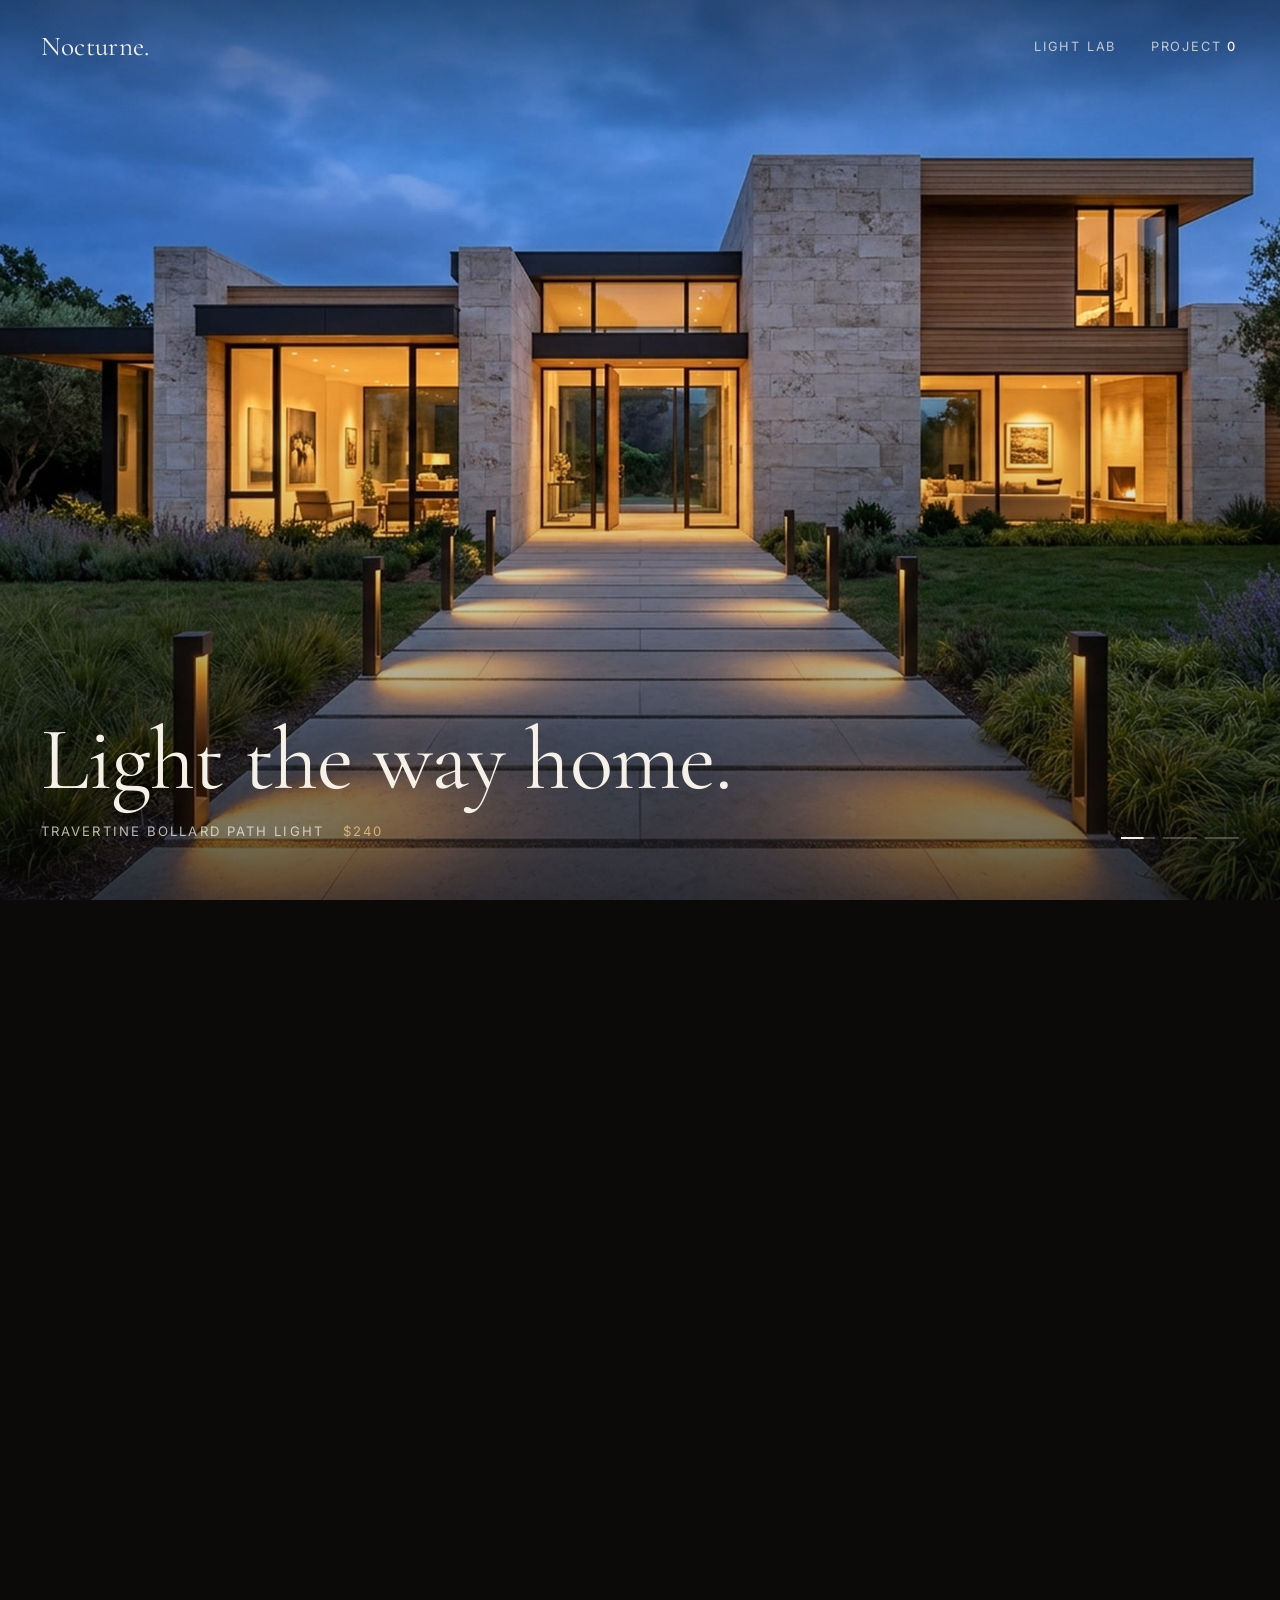
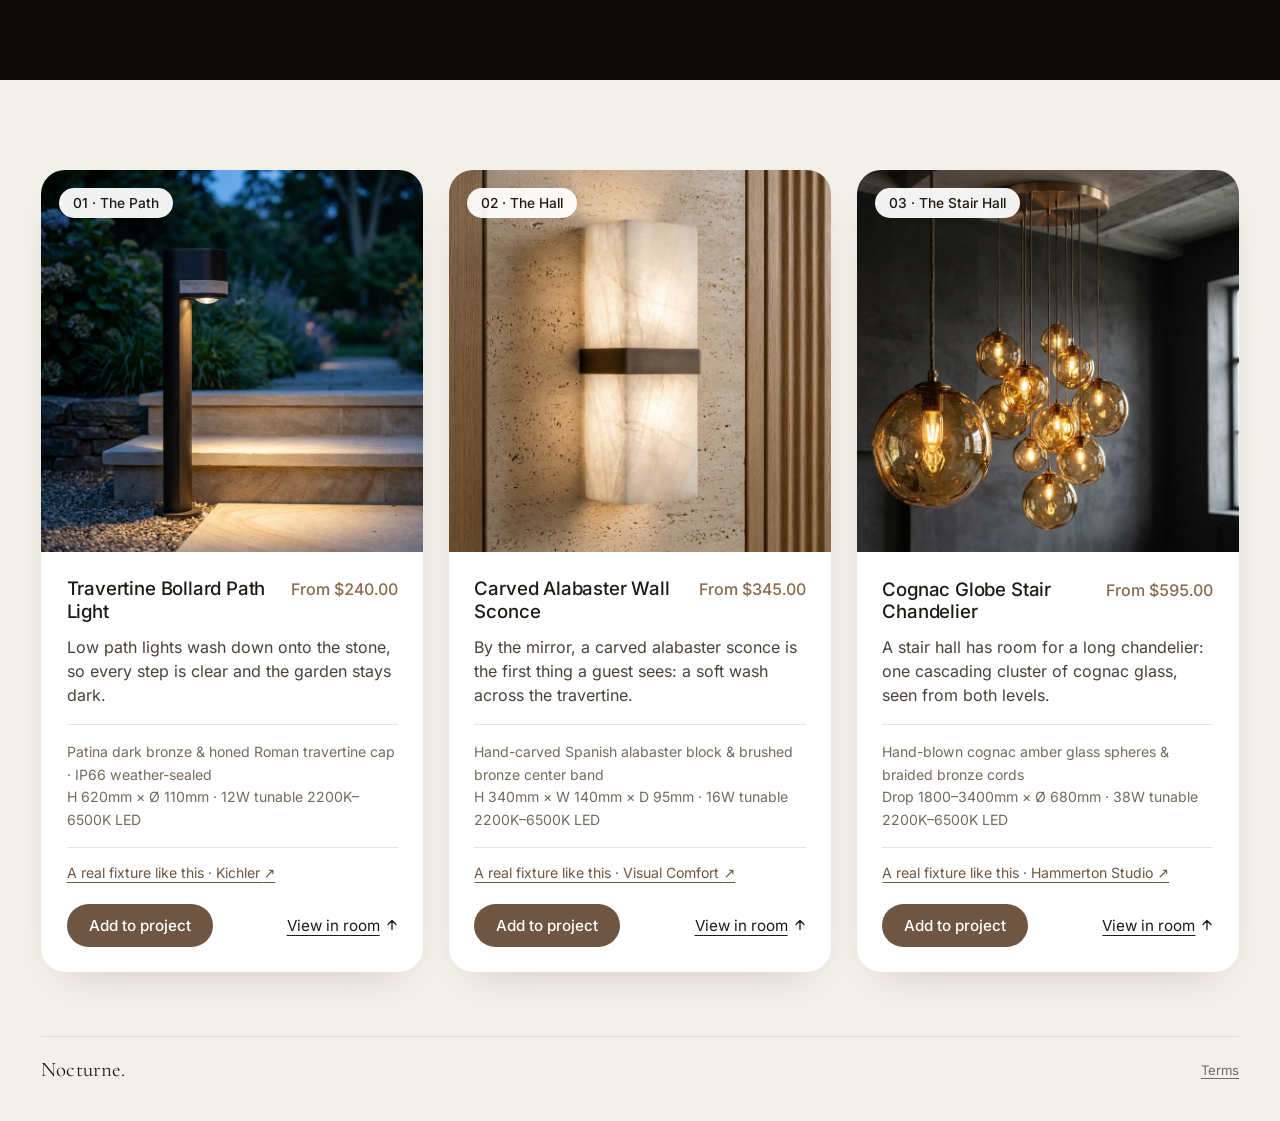
<file: index.html>
<!doctype html>
<html lang="en">
<head>
<meta charset="utf-8">
<meta http-equiv="Content-Security-Policy" content="default-src 'self'; script-src 'self'; style-src 'self' 'unsafe-inline'; font-src 'self'; img-src 'self' data: blob:; media-src 'self' blob:; connect-src 'self'; worker-src 'self' blob:; object-src 'none'; base-uri 'self'; form-action 'none'; upgrade-insecure-requests">
<meta name="referrer" content="strict-origin-when-cross-origin">
<meta name="viewport" content="width=device-width,initial-scale=1,viewport-fit=cover">
<title>Nocturne — From the path to the stair.</title>
<meta name="description" content="One continuous walk from the garden path to the stair hall, and the three fixtures that light it.">
<link rel="stylesheet" href="assets/fonts/fonts.css">
<style>
:root{
  --ink:#f6f1e8; --ink-dim:rgba(246,241,232,.74); --brass:#d9b077;
  --glass:rgba(20,16,12,.42); --line:rgba(246,241,232,.24);
  --serif:"Cormorant Garamond",Georgia,"Times New Roman",serif;
  --sans:Inter,system-ui,-apple-system,"Segoe UI",sans-serif;
  --gutter:clamp(20px,3.2vw,48px);
}
*{box-sizing:border-box;margin:0;padding:0}
html{background:#0b0a09}
body{background:#0b0a09;color:var(--ink);font-family:var(--sans);-webkit-font-smoothing:antialiased}
button{font:inherit;color:inherit;background:none;border:0;cursor:pointer}
:focus-visible{outline:2px solid var(--brass);outline-offset:3px;border-radius:4px}
[hidden]{display:none!important}

/* The track gives the page its scroll length; the stage stays pinned. */
#track{position:relative;height:720vh}
.stage{position:sticky;top:0;height:100vh;height:100svh;overflow:hidden;background:#0b0a09}
#film,#clip{position:absolute;inset:0;width:100%;height:100%;display:block;object-fit:cover}
#clip{opacity:0}
.stage.video #clip{opacity:1}
.stage.video #film{display:none}
.veil{position:absolute;inset:0;pointer-events:none;
  background:
    linear-gradient(to top,rgba(8,6,5,.66) 0%,rgba(8,6,5,.18) 34%,rgba(8,6,5,0) 56%),
    linear-gradient(to bottom,rgba(8,6,5,.42) 0%,rgba(8,6,5,0) 16%)}

/* Header: logo and two quiet text controls, nothing else. */
header{position:absolute;top:0;left:0;right:0;z-index:5;display:flex;align-items:center;justify-content:space-between;
  padding:calc(var(--gutter)*.7) var(--gutter)}
.logo{font-family:var(--serif);font-size:1.7rem;letter-spacing:.01em}
.nav{display:flex;gap:clamp(16px,2.4vw,34px);align-items:center;position:relative}
.nav button{font-size:.8rem;letter-spacing:.14em;text-transform:uppercase;color:var(--ink-dim);padding:10px 2px;transition:color .2s}
.nav button:hover{color:var(--ink)}
#projectBtn b{font-weight:500;color:var(--ink)}
#projectList{position:absolute;top:100%;right:0;min-width:270px;padding:16px 18px;background:var(--glass);
  -webkit-backdrop-filter:blur(18px);backdrop-filter:blur(18px);border:1px solid var(--line);border-radius:14px;font-size:.88rem}
#projectList li{list-style:none;display:flex;justify-content:space-between;gap:18px;padding:6px 0}
#projectList .total{border-top:1px solid var(--line);margin-top:8px;padding-top:10px;color:var(--ink)}
#projectList .empty{color:var(--ink-dim)}

/* One headline per beat, one quiet price line. */
.beat{position:absolute;left:var(--gutter);bottom:calc(var(--gutter)*1.5);right:var(--gutter);z-index:4;pointer-events:none;max-width:56rem;opacity:0}
.beat h1{font-family:var(--serif);font-weight:400;font-size:clamp(2.6rem,7vw,6rem);line-height:1.02;letter-spacing:-.01em;text-shadow:0 2px 40px rgba(0,0,0,.35)}
.beat p{margin-top:1.1rem;font-size:.82rem;letter-spacing:.16em;text-transform:uppercase;color:var(--ink-dim);display:flex;flex-wrap:wrap;gap:.35rem 1.2rem}
.beat p span{color:var(--brass)}

.ticks{position:absolute;z-index:4;right:var(--gutter);bottom:calc(var(--gutter)*1.5);display:flex;gap:8px}
.ticks i{display:block;width:34px;height:2px;background:var(--line);position:relative;overflow:hidden}
.ticks i::after{content:"";position:absolute;inset:0;background:var(--ink);transform:scaleX(var(--f,0));transform-origin:left}
.cue{position:absolute;z-index:4;right:var(--gutter);bottom:calc(var(--gutter)*1.5 + 22px);font-size:.7rem;letter-spacing:.3em;text-transform:uppercase;color:var(--ink-dim);text-align:right}
.cue::after{content:"";display:block;width:1px;height:34px;margin:10px 0 0 auto;background:linear-gradient(var(--ink-dim),transparent);animation:cue 2.2s ease-in-out infinite}
@keyframes cue{0%,100%{transform:scaleY(.4);transform-origin:top;opacity:.4}50%{transform:scaleY(1);opacity:1}}

/* After the film: the product lineup, on warm paper. */
#lineup{background:#f3efe9;color:#1d1915;padding:clamp(48px,7vw,96px) var(--gutter) clamp(28px,3vw,44px)}
#lineup ::selection{background:#6e5642;color:#fff}
.lineup{display:grid;grid-template-columns:repeat(3,minmax(0,1fr));gap:clamp(16px,2vw,36px);max-width:1880px;margin:0 auto}
.prod{background:#fff;border-radius:24px;overflow:hidden;display:flex;flex-direction:column;box-shadow:0 18px 40px -26px rgba(60,40,20,.28)}
.prod figure{position:relative;aspect-ratio:16/10;margin:0;background:#e9e2d8}
.prod img{width:100%;height:100%;object-fit:cover;display:block}
.chip{position:absolute;top:18px;left:18px;padding:7px 14px;border-radius:999px;background:rgba(255,255,255,.94);font-size:.86rem;font-weight:500;color:#1d1915}
.prod .body{padding:clamp(22px,2vw,32px);display:flex;flex-direction:column;flex:1}
.prod .top{display:flex;justify-content:space-between;align-items:baseline;gap:16px}
.prod h3{font-size:clamp(1.15rem,1.45vw,1.45rem);font-weight:500;letter-spacing:-.01em;line-height:1.2}
.prod .from{color:#8a6a4b;font-weight:500;white-space:nowrap;font-variant-numeric:tabular-nums}
.prod .desc{margin-top:.8rem;color:#4a423a;line-height:1.5;padding-bottom:1.1rem;border-bottom:1px solid #ebe4da}
.prod .spec{padding:1rem 0;color:#756a5f;font-size:.88rem;line-height:1.6;border-bottom:1px solid #ebe4da}
.prod .acts{margin-top:auto;padding-top:1.4rem;display:flex;justify-content:space-between;align-items:center;gap:12px}
.buy{background:#6e5642;color:#fff;border-radius:999px;padding:12px 22px;font-size:.95rem;font-weight:500;transition:background .2s}
.buy:hover{background:#5a4535}
.buy.done{background:#2f2a25}
.room{display:inline-flex;align-items:center;gap:6px;font-size:.95rem;text-decoration:underline;text-underline-offset:4px;text-decoration-thickness:1px}
.room svg{width:12px;height:12px}
.prod .real{align-self:flex-start;margin-top:1rem;font-size:.88rem;color:#6e5642;text-decoration:underline;text-underline-offset:4px;text-decoration-thickness:1px}
.prod .real:hover{color:#1d1915}
.vh{position:absolute;width:1px;height:1px;overflow:hidden;clip-path:inset(50%);white-space:nowrap}
#lineup :focus-visible{outline-color:#6e5642}
.foot{display:flex;justify-content:space-between;align-items:center;max-width:1880px;margin:clamp(40px,5vw,72px) auto 0;padding-top:20px;border-top:1px solid #e3dbcf;font-size:.82rem;color:#756a5f}
.foot .logo{font-size:1.3rem;color:#1d1915}
.foot a{color:inherit;text-underline-offset:3px}
.add{white-space:nowrap;font-size:.74rem;letter-spacing:.14em;text-transform:uppercase;padding:11px 18px;border:1px solid var(--ink-dim);border-radius:999px;transition:background .2s,color .2s,border-color .2s}
.add:hover{background:var(--ink);color:#14110e;border-color:var(--ink)}
.add.done{background:var(--brass);border-color:var(--brass);color:#14110e}

/* Light Lab: the four light settings live here, off the film. */
#lab{position:fixed;inset:0;z-index:20;background:#0b0a09;display:grid;grid-template-columns:minmax(0,1fr) minmax(300px,380px)}
#lab .imgs{position:relative;overflow:hidden;background:#000}
#lab .imgs img{position:absolute;inset:0;width:100%;height:100%;object-fit:cover;transition:opacity .6s ease}
#lab aside{padding:clamp(24px,3vw,44px);display:flex;flex-direction:column;gap:1.4rem;overflow:auto;border-left:1px solid var(--line)}
#lab .eyebrow{font-size:.74rem;letter-spacing:.22em;text-transform:uppercase;color:var(--ink-dim)}
#lab h2{font-family:var(--serif);font-weight:400;font-size:2.1rem;line-height:1.05}
.seg{display:flex;flex-wrap:wrap;gap:8px}
.seg button{padding:10px 16px;border:1px solid var(--line);border-radius:999px;font-size:.78rem;letter-spacing:.08em;color:var(--ink-dim);transition:all .2s}
.seg button[aria-pressed="true"]{background:var(--ink);color:#14110e;border-color:var(--ink)}
.seg button:not([aria-pressed="true"]):hover{border-color:var(--ink-dim);color:var(--ink)}
#labMeta{color:var(--ink-dim);font-size:.92rem;line-height:1.5}
/* Customize tab: continuous warmth and dimmer, previewed by blending the room's stills. */
.tabs{display:flex;gap:4px;padding:4px;border:1px solid var(--line);border-radius:999px;align-self:flex-start}
.tabs button{padding:8px 16px;border-radius:999px;font-size:.74rem;letter-spacing:.14em;text-transform:uppercase;color:var(--ink-dim);transition:background .2s,color .2s}
.tabs button[aria-selected="true"]{background:rgba(246,241,232,.14);color:var(--ink)}
.tabs button:not([aria-selected="true"]):hover{color:var(--ink)}
.slider{display:flex;flex-direction:column;gap:.5rem}
.slider .lbl{display:flex;justify-content:space-between;font-size:.74rem;letter-spacing:.14em;text-transform:uppercase;color:var(--ink-dim)}
.slider output{color:var(--ink);font-variant-numeric:tabular-nums;letter-spacing:.04em}
.slider input{-webkit-appearance:none;appearance:none;width:100%;height:28px;background:none;cursor:pointer}
.slider input::-webkit-slider-runnable-track{height:4px;border-radius:2px;background:var(--track)}
.slider input::-moz-range-track{height:4px;border-radius:2px;background:var(--track)}
.slider input::-webkit-slider-thumb{-webkit-appearance:none;width:20px;height:20px;margin-top:-8px;border-radius:50%;background:var(--ink);border:2px solid #0b0a09;box-shadow:0 2px 8px rgba(0,0,0,.5)}
.slider input::-moz-range-thumb{width:16px;height:16px;border-radius:50%;background:var(--ink);border:2px solid #0b0a09;box-shadow:0 2px 8px rgba(0,0,0,.5)}
#kRange{--track:linear-gradient(90deg,#ff9f4a,#ffc98a 28%,#fff1de 58%,#dce8ff)}
#dRange{--track:linear-gradient(90deg,rgba(246,241,232,.14),var(--brass))}
.mix,.mix img,#mixLit{position:absolute;inset:0;width:100%;height:100%}
.mix img{object-fit:cover}
::selection{background:var(--brass);color:#14110e}

#labClose{position:absolute;top:calc(var(--gutter)*.7);left:var(--gutter);z-index:3;font-size:.8rem;letter-spacing:.14em;text-transform:uppercase;padding:10px 16px;border-radius:999px;background:var(--glass);-webkit-backdrop-filter:blur(14px);backdrop-filter:blur(14px);border:1px solid var(--line)}

@media (max-width:820px){
  .lineup{grid-template-columns:1fr;max-width:560px}
  .ticks,.cue{display:none}
  .beat{bottom:calc(var(--gutter)*1.6)}
  #lab{grid-template-columns:1fr;grid-template-rows:46% 1fr}
  #lab aside{border-left:0;border-top:1px solid var(--line)}
}
@media (prefers-reduced-motion:reduce){.cue::after{animation:none}}
</style>
</head>
<body>

<div id="track">
  <div class="stage" id="stage">
    <canvas id="film" aria-label="A walk through the house at night, from the garden path to the stair hall"></canvas>
    <div class="veil"></div>

    <header>
      <div class="logo">Nocturne.</div>
      <div class="nav">
        <button id="labBtn" type="button">Light Lab</button>
        <button id="projectBtn" type="button" aria-expanded="false" aria-controls="projectList">Project <b id="projectCount">0</b></button>
        <div id="projectList" hidden></div>
      </div>
    </header>

    <div class="beat" id="beat" aria-live="polite"><h1 id="beatH"></h1><p id="beatP"></p></div>
    <div class="ticks" id="ticks" aria-hidden="true"><i></i><i></i><i></i></div>
    <div class="cue" id="cue" aria-hidden="true">Scroll</div>

  </div>
</div>

<section id="lineup" aria-label="The collection">
  <div class="lineup" id="cards"></div>
  <footer class="foot"><span class="logo">Nocturne.</span><a href="terms.html">Terms</a></footer>
</section>

<div id="lab" role="dialog" aria-modal="true" aria-labelledby="labTitle" hidden>
  <button id="labClose" type="button">Close</button>
  <div class="imgs"><img id="labA" alt="" src="assets/stills/stop_01_2200k.jpg" loading="lazy"><img id="labB" alt="" src="assets/stills/stop_01_2200k.jpg" loading="lazy" style="opacity:0">
    <div class="mix" id="mix" hidden><img id="mixOff" alt="" src="assets/stills/stop_01_off.jpg" loading="lazy"><div id="mixLit"><img id="mixLo" alt="" src="assets/stills/stop_01_2200k.jpg" loading="lazy"><img id="mixHi" alt="" src="assets/stills/stop_01_3500k.jpg" loading="lazy" style="opacity:0"></div></div>
  </div>
  <aside>
    <p class="eyebrow">Light Lab</p>
    <h2 id="labTitle">The Path</h2>
    <div class="seg" id="labStops" role="group" aria-label="Room"></div>
    <div class="tabs" role="tablist" aria-label="Light Lab view">
      <button type="button" role="tab" id="tabSet" aria-selected="true" aria-controls="labKelvin">Settings</button>
      <button type="button" role="tab" id="tabCustom" aria-selected="false" aria-controls="paneCustom" tabindex="-1">Customize</button>
    </div>
    <div class="seg" id="labKelvin" role="tabpanel" aria-labelledby="tabSet"></div>
    <div id="paneCustom" role="tabpanel" aria-labelledby="tabCustom" hidden style="display:flex;flex-direction:column;gap:1.2rem">
      <label class="slider"><span class="lbl">Warmth <output id="kOut" for="kRange">2200K</output></span>
        <input type="range" id="kRange" min="2200" max="6500" step="50" value="2200"></label>
      <label class="slider"><span class="lbl">Dimmer <output id="dOut" for="dRange">100%</output></span>
        <input type="range" id="dRange" min="0" max="100" step="1" value="100"></label>
    </div>
    <p id="labMeta"></p>
    <div><button class="add" id="labAdd" type="button">Add to project</button></div>
  </aside>
</div>

<script src="app.js"></script>
</body>
</html>
</file>
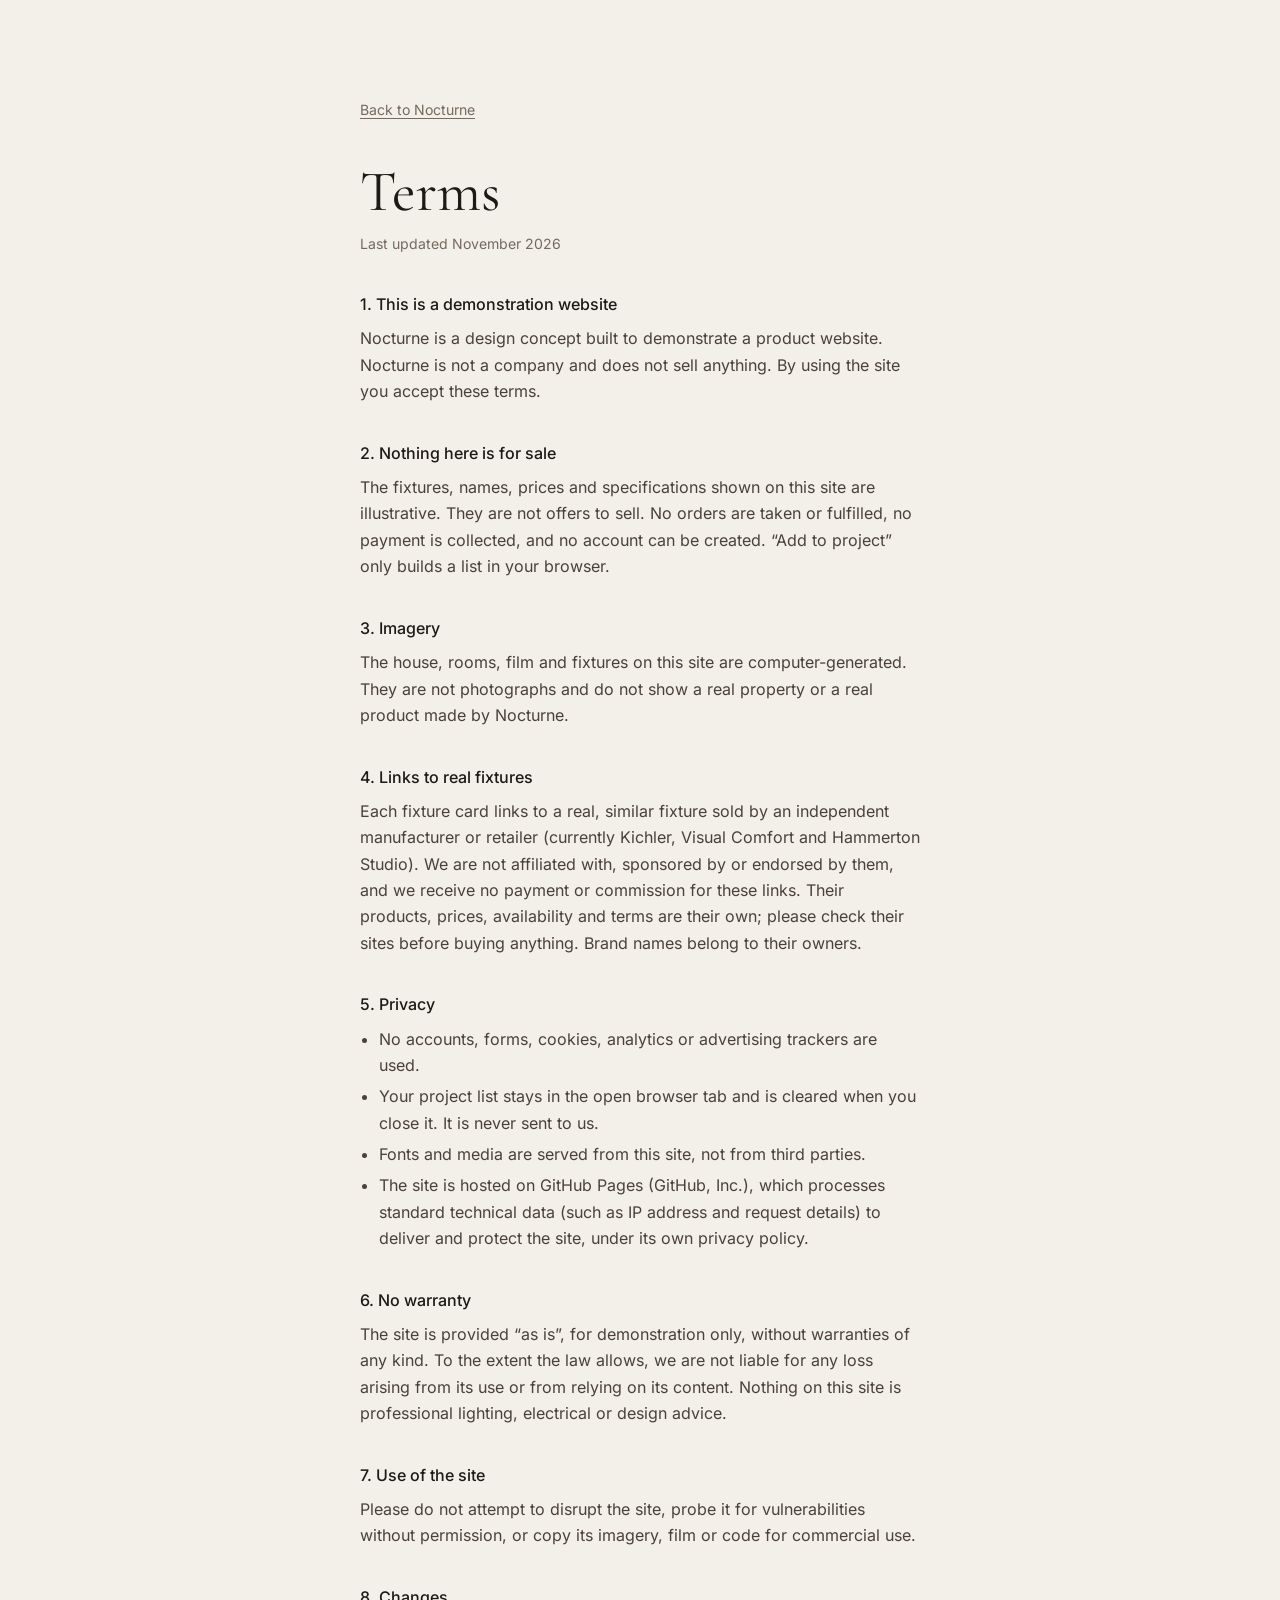
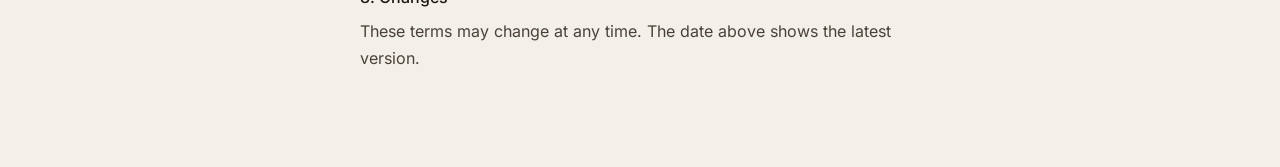
<file: terms.html>
<!doctype html>
<html lang="en">
<head>
<meta charset="utf-8">
<meta http-equiv="Content-Security-Policy" content="default-src 'self'; script-src 'self'; style-src 'self' 'unsafe-inline'; font-src 'self'; img-src 'self' data: blob:; media-src 'self' blob:; connect-src 'self'; worker-src 'self' blob:; object-src 'none'; base-uri 'self'; form-action 'none'; upgrade-insecure-requests">
<meta name="referrer" content="strict-origin-when-cross-origin">
<meta name="viewport" content="width=device-width,initial-scale=1">
<title>Terms — Nocturne</title>
<meta name="description" content="Terms of use for Nocturne, a demonstration website.">
<link rel="stylesheet" href="assets/fonts/fonts.css">
<style>
*{box-sizing:border-box;margin:0;padding:0}
body{background:#f3efe9;color:#1d1915;font:400 1rem/1.65 Inter,system-ui,-apple-system,"Segoe UI",sans-serif;-webkit-font-smoothing:antialiased}
main{max-width:40rem;margin:0 auto;padding:clamp(40px,8vw,96px) clamp(20px,4vw,40px)}
a{color:inherit;text-underline-offset:3px}
:focus-visible{outline:2px solid #6e5642;outline-offset:3px;border-radius:4px}
::selection{background:#6e5642;color:#fff}
.back{font-size:.88rem;color:#756a5f}
h1{font:400 clamp(2.4rem,6vw,3.6rem)/1.05 "Cormorant Garamond",Georgia,serif;margin:2.5rem 0 .6rem}
.updated{font-size:.88rem;color:#756a5f;margin-bottom:1.5rem}
h2{font-size:1rem;font-weight:500;margin:2.2rem 0 .5rem}
p,li{color:#4a423a}
ul{padding-left:1.2rem;margin-top:.4rem}
li+li{margin-top:.3rem}
</style>
</head>
<body>
<main>
  <a class="back" href="./">Back to Nocturne</a>
  <h1>Terms</h1>
  <p class="updated">Last updated November 2026</p>

  <h2>1. This is a demonstration website</h2>
  <p>Nocturne is a design concept built to demonstrate a product website. Nocturne is not a company and does not
     sell anything. By using the site you accept these terms.</p>

  <h2>2. Nothing here is for sale</h2>
  <p>The fixtures, names, prices and specifications shown on this site are illustrative. They are not offers to
     sell. No orders are taken or fulfilled, no payment is collected, and no account can be created. “Add to
     project” only builds a list in your browser.</p>

  <h2>3. Imagery</h2>
  <p>The house, rooms, film and fixtures on this site are computer-generated. They are not photographs and do not
     show a real property or a real product made by Nocturne.</p>

  <h2>4. Links to real fixtures</h2>
  <p>Each fixture card links to a real, similar fixture sold by an independent manufacturer or retailer (currently
     Kichler, Visual Comfort and Hammerton Studio). We are not affiliated with, sponsored by or endorsed by them, and
     we receive no payment or commission for these links. Their products, prices, availability and terms are their
     own; please check their sites before buying anything. Brand names belong to their owners.</p>

  <h2>5. Privacy</h2>
  <ul>
    <li>No accounts, forms, cookies, analytics or advertising trackers are used.</li>
    <li>Your project list stays in the open browser tab and is cleared when you close it. It is never sent to us.</li>
    <li>Fonts and media are served from this site, not from third parties.</li>
    <li>The site is hosted on GitHub Pages (GitHub, Inc.), which processes standard technical data (such as IP address
        and request details) to deliver and protect the site, under its own privacy policy.</li>
  </ul>

  <h2>6. No warranty</h2>
  <p>The site is provided “as is”, for demonstration only, without warranties of any kind. To the extent the law
     allows, we are not liable for any loss arising from its use or from relying on its content. Nothing on this site
     is professional lighting, electrical or design advice.</p>

  <h2>7. Use of the site</h2>
  <p>Please do not attempt to disrupt the site, probe it for vulnerabilities without permission, or copy its
     imagery, film or code for commercial use.</p>

  <h2>8. Changes</h2>
  <p>These terms may change at any time. The date above shows the latest version.</p>
</main>
</body>
</html>
</file>
<file: assets/fonts/fonts.css>
@font-face{font-family:'Cormorant Garamond';font-style:italic;font-weight:500;font-display:swap;src:url(CormorantGaramond-italic-4b5bcd92.woff2) format('woff2');unicode-range:U+0000-00FF, U+0131, U+0152-0153, U+02BB-02BC, U+02C6, U+02DA, U+02DC, U+0304, U+0308, U+0329, U+2000-206F, U+20AC, U+2122, U+2191, U+2193, U+2212, U+2215, U+FEFF, U+FFFD}
@font-face{font-family:'Cormorant Garamond';font-style:normal;font-weight:400;font-display:swap;src:url(CormorantGaramond-normal-abcaa8b4.woff2) format('woff2');unicode-range:U+0000-00FF, U+0131, U+0152-0153, U+02BB-02BC, U+02C6, U+02DA, U+02DC, U+0304, U+0308, U+0329, U+2000-206F, U+20AC, U+2122, U+2191, U+2193, U+2212, U+2215, U+FEFF, U+FFFD}
@font-face{font-family:'Cormorant Garamond';font-style:normal;font-weight:500;font-display:swap;src:url(CormorantGaramond-normal-abcaa8b4.woff2) format('woff2');unicode-range:U+0000-00FF, U+0131, U+0152-0153, U+02BB-02BC, U+02C6, U+02DA, U+02DC, U+0304, U+0308, U+0329, U+2000-206F, U+20AC, U+2122, U+2191, U+2193, U+2212, U+2215, U+FEFF, U+FFFD}
@font-face{font-family:'Cormorant Garamond';font-style:normal;font-weight:600;font-display:swap;src:url(CormorantGaramond-normal-abcaa8b4.woff2) format('woff2');unicode-range:U+0000-00FF, U+0131, U+0152-0153, U+02BB-02BC, U+02C6, U+02DA, U+02DC, U+0304, U+0308, U+0329, U+2000-206F, U+20AC, U+2122, U+2191, U+2193, U+2212, U+2215, U+FEFF, U+FFFD}
@font-face{font-family:'Inter';font-style:normal;font-weight:400;font-display:swap;src:url(Inter-normal-6ab57b19.woff2) format('woff2');unicode-range:U+0000-00FF, U+0131, U+0152-0153, U+02BB-02BC, U+02C6, U+02DA, U+02DC, U+0304, U+0308, U+0329, U+2000-206F, U+20AC, U+2122, U+2191, U+2193, U+2212, U+2215, U+FEFF, U+FFFD}
@font-face{font-family:'Inter';font-style:normal;font-weight:500;font-display:swap;src:url(Inter-normal-6ab57b19.woff2) format('woff2');unicode-range:U+0000-00FF, U+0131, U+0152-0153, U+02BB-02BC, U+02C6, U+02DA, U+02DC, U+0304, U+0308, U+0329, U+2000-206F, U+20AC, U+2122, U+2191, U+2193, U+2212, U+2215, U+FEFF, U+FFFD}
@font-face{font-family:'Inter';font-style:normal;font-weight:600;font-display:swap;src:url(Inter-normal-6ab57b19.woff2) format('woff2');unicode-range:U+0000-00FF, U+0131, U+0152-0153, U+02BB-02BC, U+02C6, U+02DA, U+02DC, U+0304, U+0308, U+0329, U+2000-206F, U+20AC, U+2122, U+2191, U+2193, U+2212, U+2215, U+FEFF, U+FFFD}
@font-face{font-family:'JetBrains Mono';font-style:normal;font-weight:400;font-display:swap;src:url(JetBrainsMono-normal-0a7197f9.woff2) format('woff2');unicode-range:U+0000-00FF, U+0131, U+0152-0153, U+02BB-02BC, U+02C6, U+02DA, U+02DC, U+0304, U+0308, U+0329, U+2000-206F, U+20AC, U+2122, U+2191, U+2193, U+2212, U+2215, U+FEFF, U+FFFD}
@font-face{font-family:'JetBrains Mono';font-style:normal;font-weight:500;font-display:swap;src:url(JetBrainsMono-normal-0a7197f9.woff2) format('woff2');unicode-range:U+0000-00FF, U+0131, U+0152-0153, U+02BB-02BC, U+02C6, U+02DA, U+02DC, U+0304, U+0308, U+0329, U+2000-206F, U+20AC, U+2122, U+2191, U+2193, U+2212, U+2215, U+FEFF, U+FFFD}
@font-face{font-family:'Plus Jakarta Sans';font-style:normal;font-weight:400;font-display:swap;src:url(PlusJakartaSans-normal-d4d84dd1.woff2) format('woff2');unicode-range:U+0000-00FF, U+0131, U+0152-0153, U+02BB-02BC, U+02C6, U+02DA, U+02DC, U+0304, U+0308, U+0329, U+2000-206F, U+20AC, U+2122, U+2191, U+2193, U+2212, U+2215, U+FEFF, U+FFFD}
@font-face{font-family:'Plus Jakarta Sans';font-style:normal;font-weight:500;font-display:swap;src:url(PlusJakartaSans-normal-d4d84dd1.woff2) format('woff2');unicode-range:U+0000-00FF, U+0131, U+0152-0153, U+02BB-02BC, U+02C6, U+02DA, U+02DC, U+0304, U+0308, U+0329, U+2000-206F, U+20AC, U+2122, U+2191, U+2193, U+2212, U+2215, U+FEFF, U+FFFD}
@font-face{font-family:'Plus Jakarta Sans';font-style:normal;font-weight:600;font-display:swap;src:url(PlusJakartaSans-normal-d4d84dd1.woff2) format('woff2');unicode-range:U+0000-00FF, U+0131, U+0152-0153, U+02BB-02BC, U+02C6, U+02DA, U+02DC, U+0304, U+0308, U+0329, U+2000-206F, U+20AC, U+2122, U+2191, U+2193, U+2212, U+2215, U+FEFF, U+FFFD}
@font-face{font-family:'Plus Jakarta Sans';font-style:normal;font-weight:700;font-display:swap;src:url(PlusJakartaSans-normal-d4d84dd1.woff2) format('woff2');unicode-range:U+0000-00FF, U+0131, U+0152-0153, U+02BB-02BC, U+02C6, U+02DA, U+02DC, U+0304, U+0308, U+0329, U+2000-206F, U+20AC, U+2122, U+2191, U+2193, U+2212, U+2215, U+FEFF, U+FFFD}
</file>
